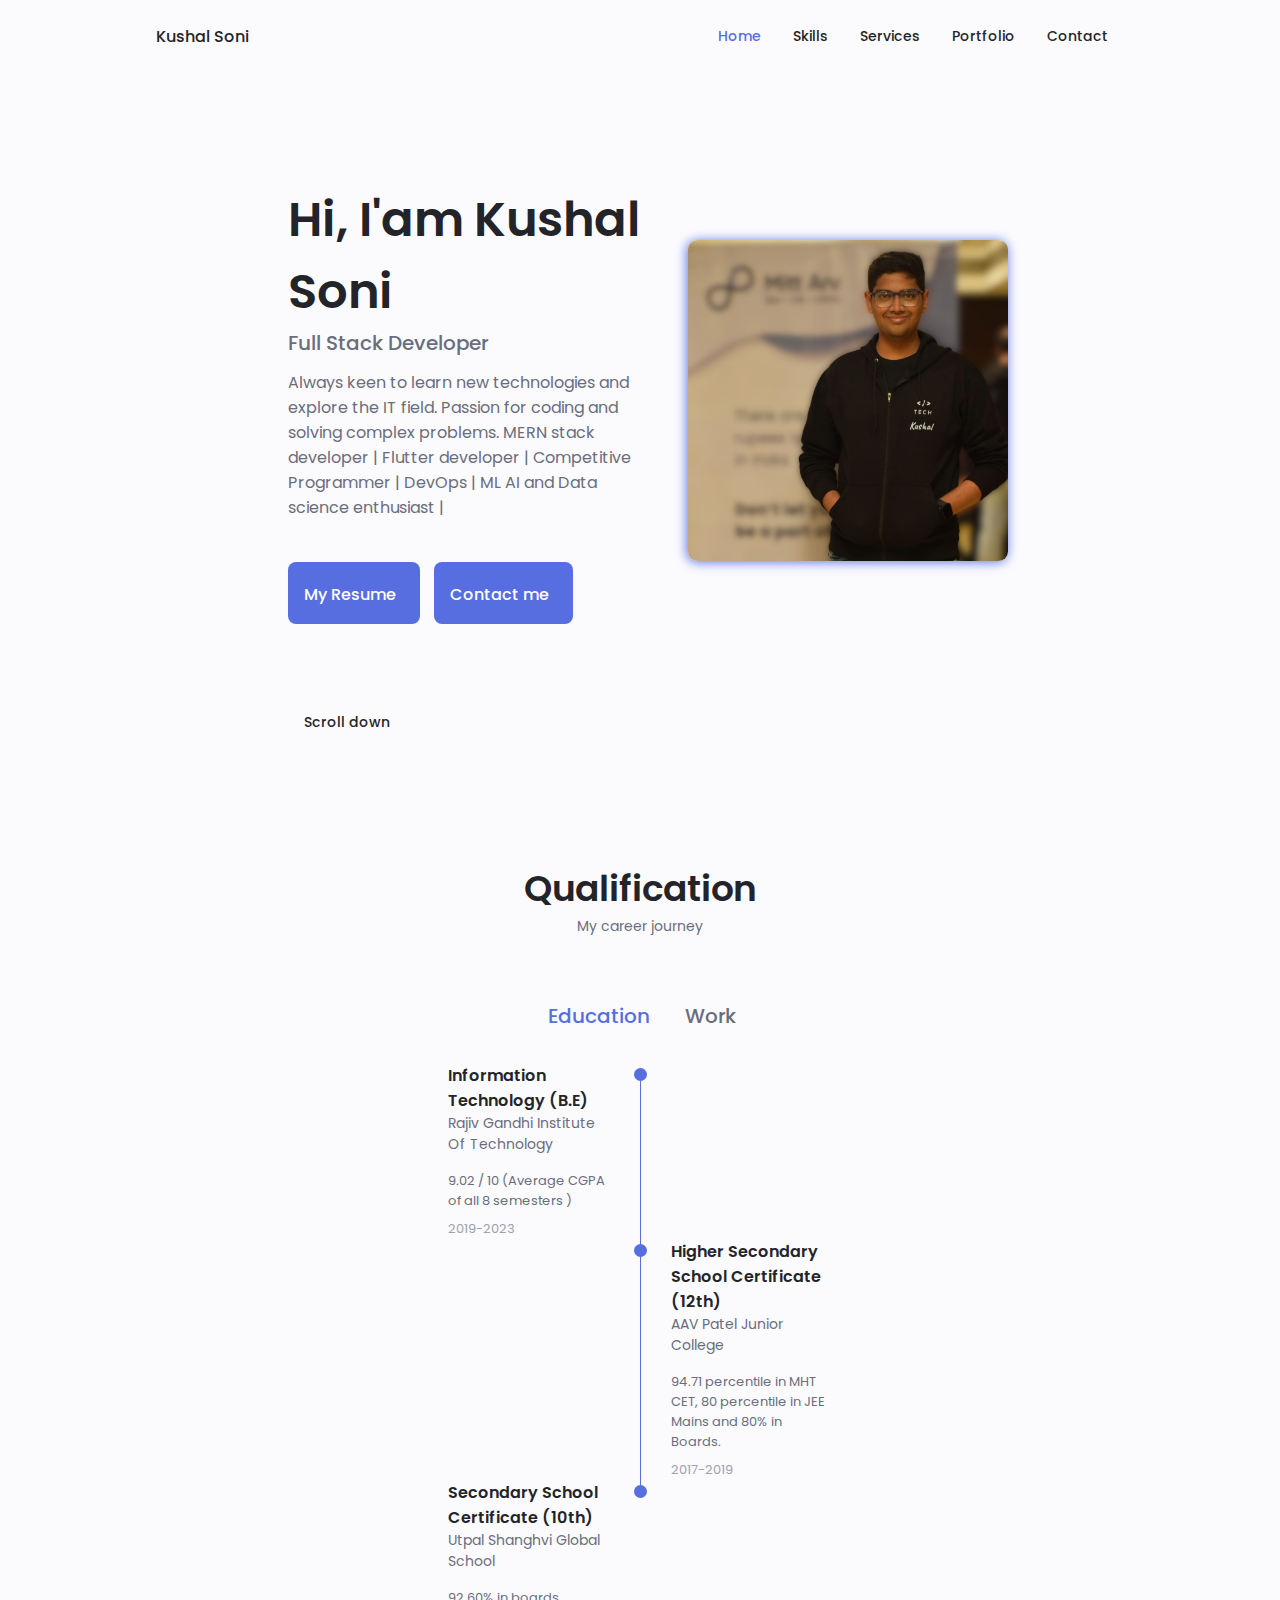
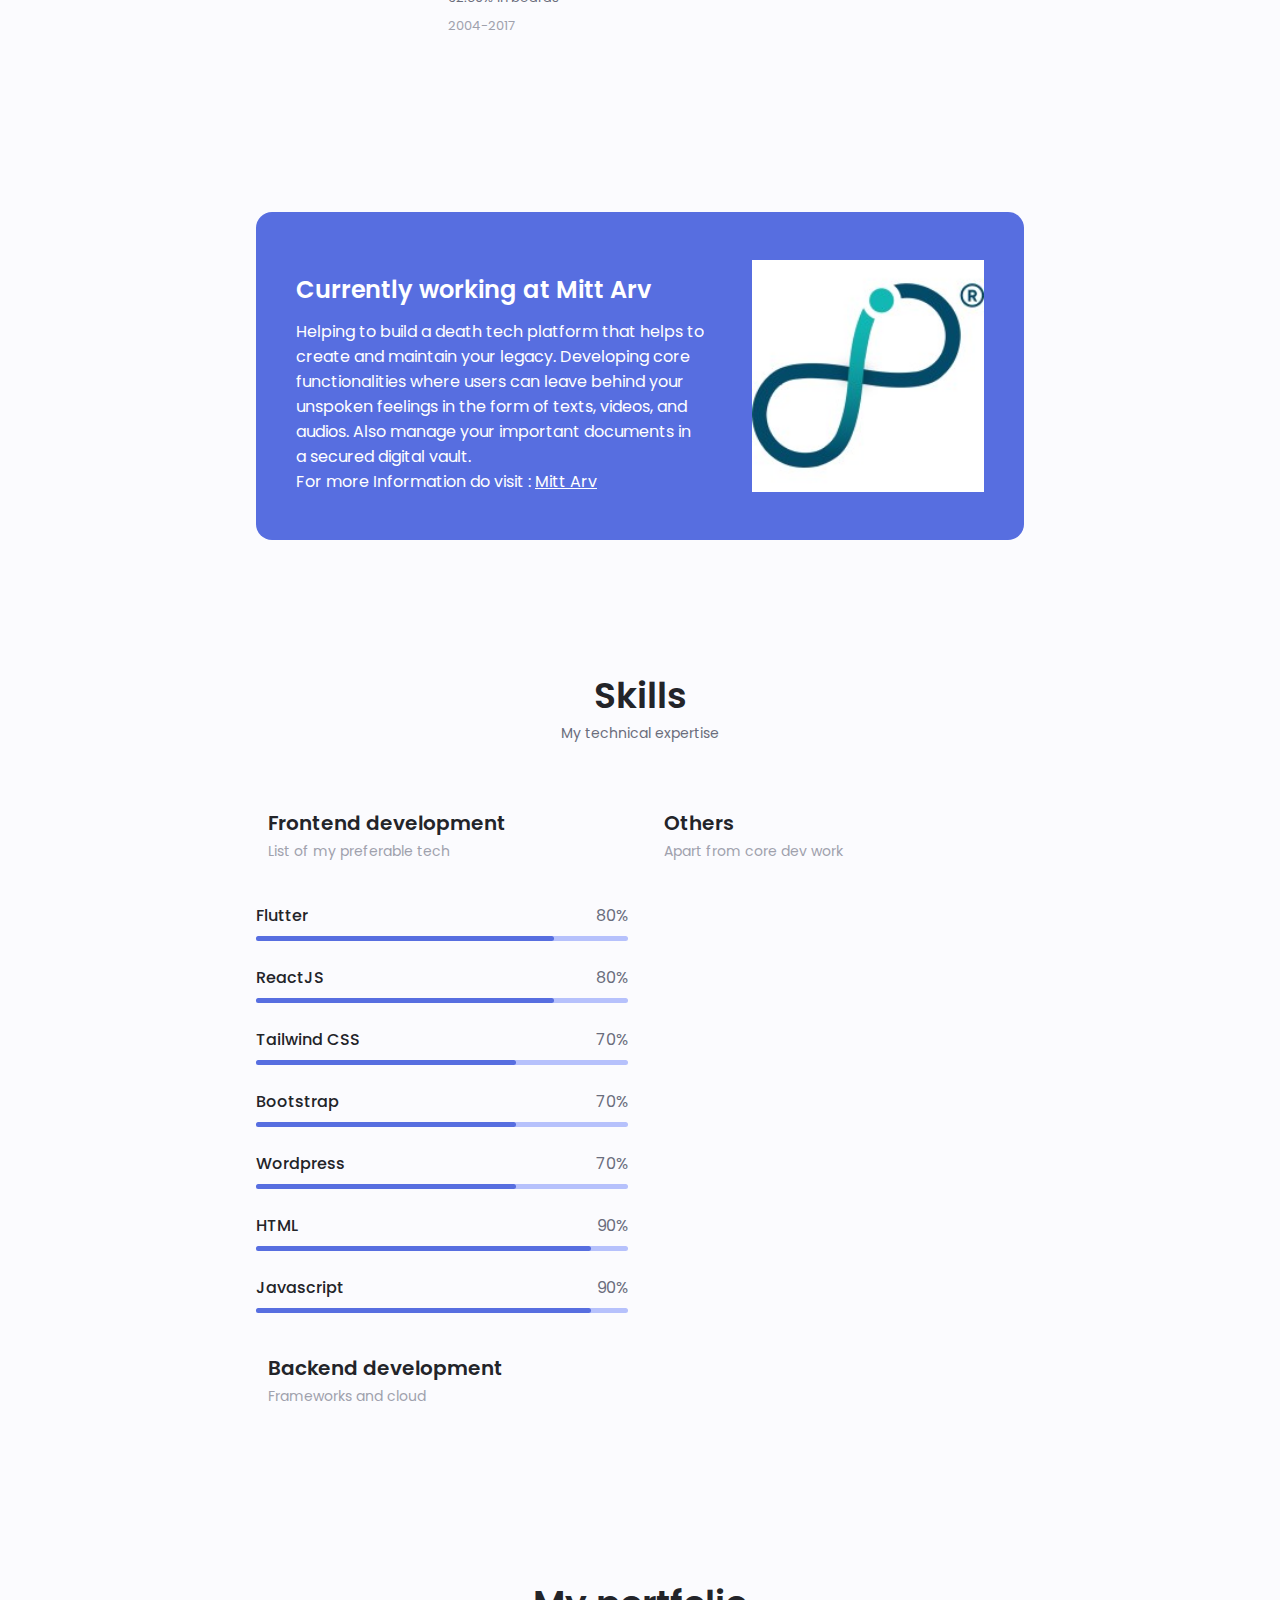
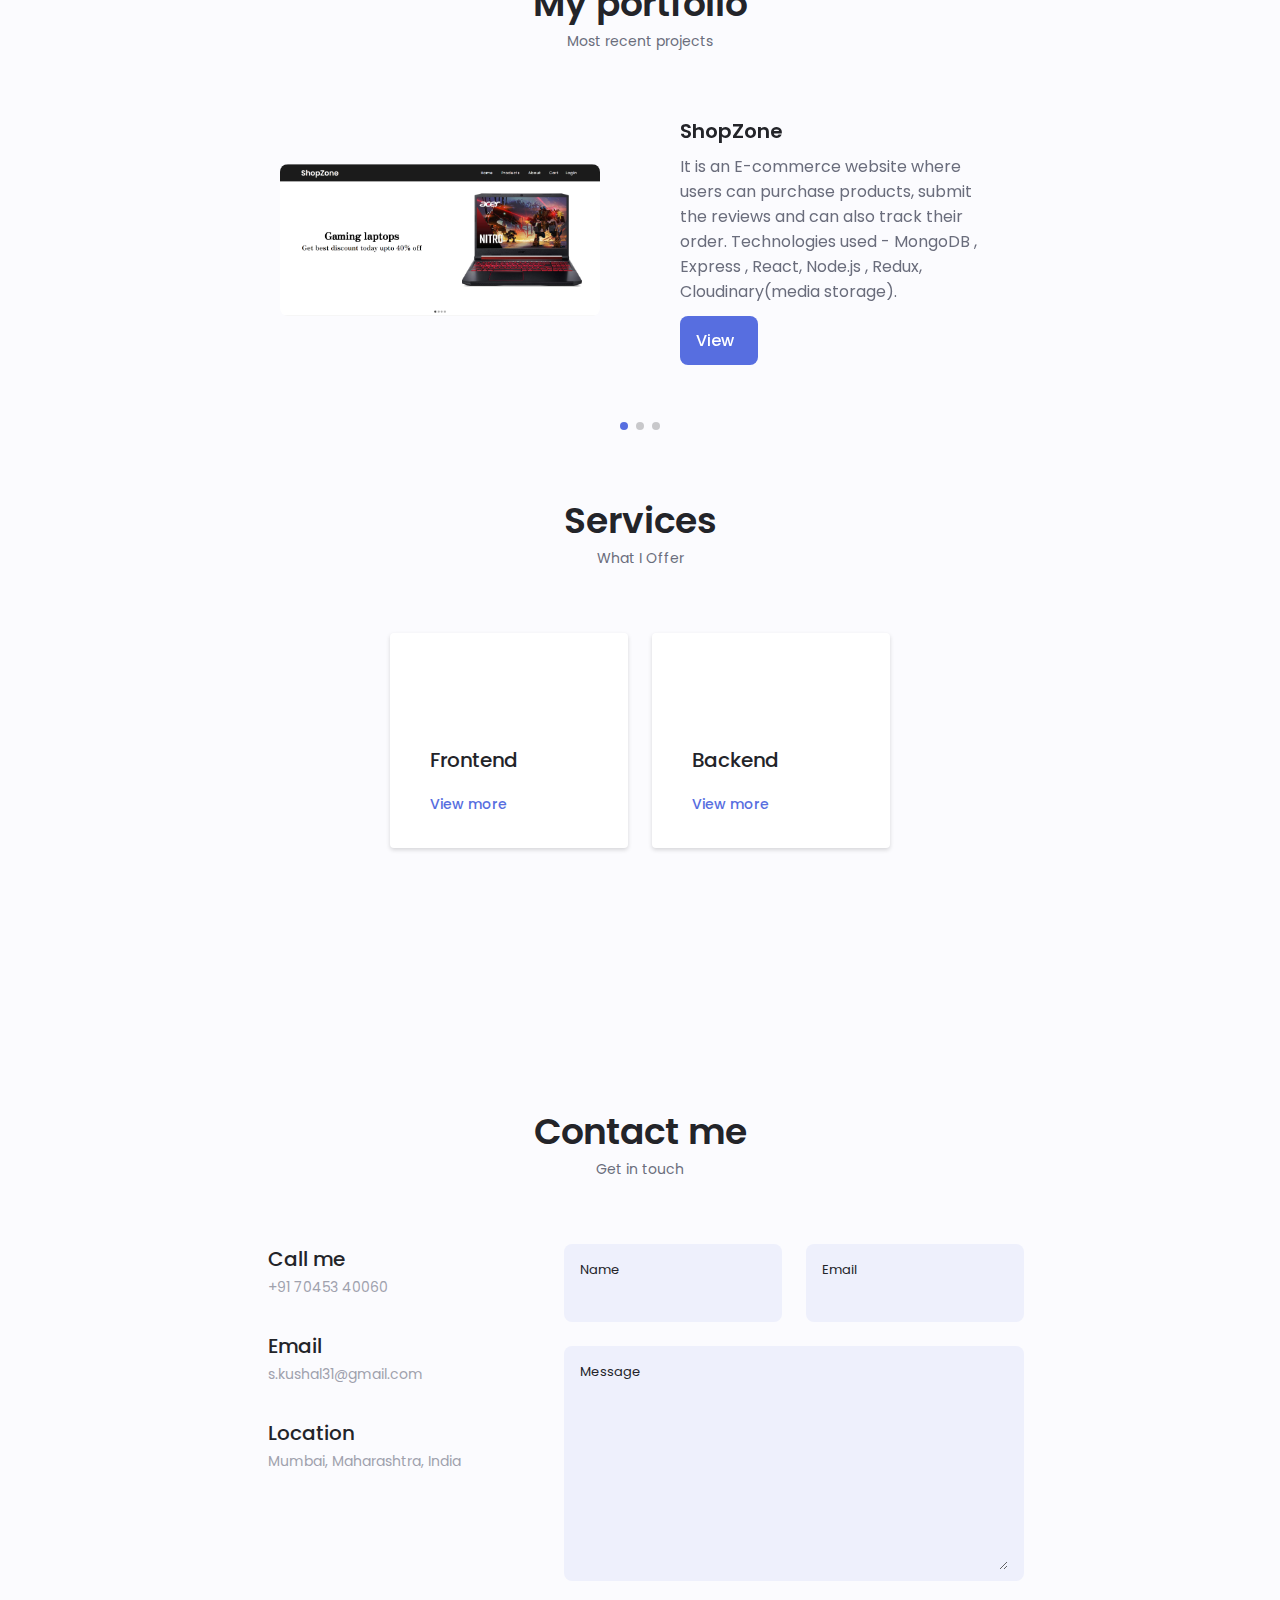
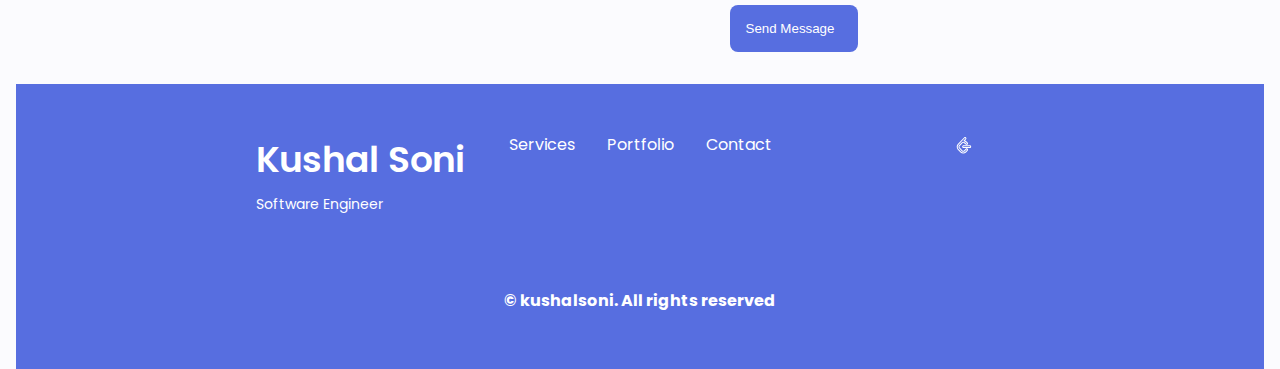
<file: index.html>
<!DOCTYPE html>
<html lang="en">

<head>
    <meta charset="UTF-8">
    <meta name="viewport" content="width=device-width, initial-scale=1.0">

    <!--==================== UNICONS ====================-->

    <link rel="icon" href="assets/img/kushal1.png">

    <link rel="stylesheet" href="https://unicons.iconscout.com/release/v4.0.0/css/line.css">

    <!--==================== SWIPER CSS ====================-->
    <link rel="stylesheet" href="assets/css/swiper-bundle.min.css">

    <!--==================== CSS ====================-->
    <link rel="stylesheet" href="assets/css/styles.css">

    <title>Kushal Soni | Portfolio</title>
</head>

<body>
    <!--==================== HEADER ====================-->
    <header class="header" id="header">
        <nav class="nav container">
            <a href="#" class="nav__logo">Kushal Soni</a>

            <div class="nav__menu" id="nav-menu">
                <ul class="nav__list grid">
                    <li class="nav__item">
                        <a href="#home" class="nav__link active-link">
                            <i class="uil uil-estate nav__icon"></i> Home
                        </a>
                    </li>
                    <!-- <li class="nav__item">
                        <a href="#about" class="nav__link">
                            <i class="uil uil-user nav__icon"></i> About
                        </a>
                    </li> -->
                    <li class="nav__item">
                        <a href="#skills" class="nav__link">
                            <i class="uil uil-file-alt nav__icon"></i> Skills
                        </a>
                    </li>
                    <li class="nav__item">
                        <a href="#services" class="nav__link">
                            <i class="uil uil-briefcase nav__icon"></i> Services
                        </a>
                    </li>
                    <li class="nav__item">
                        <a href="#portfolio" class="nav__link">
                            <i class="uil uil-scenery nav__icon"></i> Portfolio
                        </a>
                    </li>
                    <li class="nav__item">
                        <a href="#contact" class="nav__link">
                            <i class="uil uil-message nav__icon"></i> Contact
                        </a>
                    </li>
                </ul>
                <i class="uil uil-times nav__close" id="nav-close"></i>
            </div>

            <div class="nav__btns">
                <!-- Theme change button -->
                <i class="uil uil-moon change-theme" id="theme-button"></i>
                <div class="nav__toggle" id="nav-toggle">
                    <i class="uil uil-apps"></i>
                </div>
            </div>
        </nav>
    </header>

    <!--==================== MAIN ====================-->
    <main class="main">
        <!--==================== HOME ====================-->
        <section class="home section" id="home">
            <div class="home__container container grid">
                <div class="home__content grid">
                    <div class="home__social">
                        <a href="https://www.linkedin.com/in/kushal-soni" class="home__social__icon" target="_blank">
                            <i class="uil uil-linkedin"></i>
                        </a>
                        <a href="https://github.com/KUSHAL-31" class="home__social__icon" target="_blank">
                            <i class="uil uil-github"></i>
                        </a>
                        <a href="https://leetcode.com/Kushal_31/" class="home__social__icon" target="_blank">
                            <svg class="home__svg__icon" xmlns="http://www.w3.org/2000/svg"
                                enable-background="new 0 0 24 24" viewBox="0 0 24 24" id="leetcode">
                                <path
                                    d="M20.1,16.007h-9.187c-1.047,0-1.899-0.897-1.899-2s0.853-2,1.899-2H20.1c1.048,0,1.9,0.897,1.9,2S21.147,16.007,20.1,16.007z M10.913,13.507c-0.217,0-0.399,0.229-0.399,0.5s0.183,0.5,0.399,0.5H20.1c0.217,0,0.4-0.229,0.4-0.5s-0.184-0.5-0.4-0.5H10.913z">
                                </path>
                                <path
                                    d="M10.538,24c-1.621,0-3.011-0.55-4.021-1.589l-3.949-4.09C1.557,17.278,1,15.803,1,14.167c0-1.61,0.557-3.072,1.568-4.117l9.174-9.47C12.104,0.206,12.592,0,13.113,0c0,0,0,0,0.001,0c0.54,0,1.049,0.218,1.434,0.614c0.766,0.792,0.78,2.061,0.032,2.828l-1.443,1.511C13.549,5.18,13.985,5.5,14.511,5.95l2.361,1.963c0.804,0.824,0.788,2.093,0.024,2.882c-0.386,0.397-0.895,0.615-1.435,0.615c-0.001,0-0.001,0-0.002,0c-0.521,0-1.007-0.207-1.367-0.581l-2.377-1.876c-0.668-0.497-0.783-0.534-1.19-0.534c-0.422,0-0.803,0.159-1.164,0.486l-3.886,4.069c-0.282,0.291-0.43,0.702-0.43,1.191c0,0.498,0.155,0.945,0.427,1.226l3.937,4.091c0.251,0.26,0.627,0.392,1.116,0.392c0.49,0,0.866-0.132,1.116-0.392l2.461-2.454c0.351-0.363,0.836-0.569,1.357-0.57c0,0,0.001,0,0.002,0c0.539,0,1.049,0.219,1.434,0.616c0.765,0.79,0.78,2.058,0.034,2.825l-2.365,2.469C13.542,23.422,12.113,24,10.538,24z M13.113,1.5c-0.079,0-0.194,0.021-0.294,0.124l-9.173,9.469C2.907,11.856,2.5,12.948,2.5,14.167c0,1.244,0.407,2.349,1.146,3.11c0.001,0.001,0.001,0.001,0.001,0.002l3.948,4.089c0.72,0.74,1.737,1.132,2.943,1.132c1.183,0,2.202-0.405,2.946-1.173l2.365-2.469c0.188-0.193,0.172-0.531-0.032-0.741c-0.1-0.103-0.226-0.159-0.356-0.159l0,0c-0.078,0-0.192,0.021-0.29,0.122l-2.46,2.454c-0.526,0.546-1.285,0.84-2.186,0.84c-0.898,0-1.658-0.294-2.195-0.85l-3.937-4.091c-0.546-0.565-0.848-1.371-0.848-2.268c0-0.874,0.302-1.667,0.849-2.231l3.921-4.104c0.67-0.609,1.421-0.912,2.21-0.912c0.878,0,1.315,0.258,2.104,0.845l2.468,1.957c0.172,0.168,0.285,0.189,0.364,0.189l0,0c0.131,0,0.258-0.057,0.357-0.159c0.202-0.21,0.219-0.549,0.034-0.739l-2.311-1.915c-1.026-0.881-1.474-1.02-1.844-1.086c-0.271-0.05-0.51-0.247-0.595-0.51c-0.086-0.263-0.036-0.554,0.155-0.753l2.241-2.347c0.189-0.195,0.173-0.533-0.03-0.743C13.372,1.557,13.245,1.5,13.113,1.5z">
                                </path>
                            </svg>
                        </a>
                    </div>

                    <div class="home__img">
                        <img src="assets/img/my_pic_2.jpeg" class="home__blob" alt="">
                    </div>
                    <div class="home__data">
                        <h1 class="home__title">Hi, I'am Kushal Soni</h1>
                        <h3 class="home__subtitle">Full Stack Developer</h3>
                        <p class="home__description">Always keen to learn new technologies and explore the IT field.
                            Passion for coding and solving complex problems. MERN
                            stack developer | Flutter developer | Competitive Programmer | DevOps | ML AI and Data
                            science enthusiast |</p>
                        <a href="https://drive.google.com/file/d/15yiPBd4BP987BdrbusTmRcuNUxid2mDm/view?usp=sharing"
                            target="_blank" class="button button buttom--flex home__button__1">
                            My Resume <i class="uil uil-eye button__icon"></i>
                        </a>
                        <a href="#contact" class="button button buttom--flex home__button__2">
                            Contact me <i class="uil uil-message button__icon"></i>
                        </a>
                    </div>
                </div>

                <div class="home__scroll">
                    <a href="#qualification" class="home__scroll__button button--flex">
                        <i class="uil uil-mouse-alt home__scroll__mouse"></i>
                        <span class="home__scroll__name">Scroll down</span>
                        <i class="uil uil-arrow-down home__scroll__arrow"></i>
                    </a>
                </div>
            </div>
        </section>

        <!--==================== ABOUT ====================-->
        <!-- <section class="about section" id="about">
            <h2 class="section__title">k31coding</h2>
            <span class="section__subtitle">A brief introduction</span>

            <p class="about__description about__start">Welcome to my freelancing world! I'm a software developer
                specializing
                in website and mobile app solutions. With expertise
                in MERN stack, Flutter and many other technologies, I offer frontend and backend development, cloud
                services and hosting solutions tailored to my clients' needs. My passion for coding and problem-solving
                drives me to stay up-to-date with the latest
                technologies and deliver fast, efficient, and scalable solutions.</p>

            <div class="about__container container grid">
                <div class="about__img">
                    <img src="assets/img/logo7.png" alt="company logo" id="about__img1">
                    <img src="assets/img/kushal4.jpg" alt="" class="about__img" id="about__img2">
                </div>
                <div class="about__data">
                    <p class="about__description"> As a solo developer, I offer a personal touch that larger
                        companies can't provide. I
                        work closely with my clients to understand their requirements and exceed their expectations,
                        delivering high-quality
                        applications on time and within budget. I can create dynamic and
                        responsive web
                        applications and cross-platform
                        mobile apps that are tailored to your specific needs. From design to development, I provide
                        end-to-end solutions that
                        are efficient, reliable, and scalable.</p>

                    <p class="about__description">
                        Let's work together to bring your website or mobile app idea to life. Contact me today to learn
                        more about my services
                        and how I can help you achieve your goals.
                    </p>

                    <div class="about__info">
                        <div>
                            <span class="about__info__title">01+</span>
                            <span class="about__info__name">Years <br> experience</span>
                        </div>
                        <div>
                            <span class="about__info__title">15+</span>
                            <span class="about__info__name">Completed <br> projects</span>
                        </div>
                        <div>
                            <span class="about__info__title">04</span>
                            <span class="about__info__name">Companies <br> worked</span>
                        </div>
                    </div>

                    <div class="about__buttons">
                        <a href="assets/pdf/resume.pdf" target="_blank" class="button button--flex">
                            Download CV <i class="uil uil-download-alt button__icon"></i>
                        </a>
                    </div>
                </div>
            </div>
        </section> -->

        <!--==================== QUALIFICATION ====================-->
        <section class="qualification section" id="qualification">
            <h2 class="section__title">Qualification</h2>
            <span class="section__subtitle">My career journey</span>

            <div class="qualification__container container">
                <div class="qualification__tabs">
                    <div class="qualification__button button--flex qualification__active" data-target='#education'>
                        <i class="uil uil-graduation-cap qualification__icon"></i>
                        Education
                    </div>
                    <div class="qualification__button button--flex" data-target='#work'>
                        <i class="uil uil-briefcase-alt qualification__icon"></i>
                        Work
                    </div>
                </div>

                <div class="qualification__sections">
                    <!-- ==========================Qualification content 1=================== -->
                    <div class="qualification__content qualification__active" data-content id="education">
                        <!-- ===================Qualification 1 ================-->
                        <div class="qualification__data">
                            <div>
                                <h3 class="qualification__title">Information Technology (B.E)</h3>
                                <span class="qualification__subtitle">Rajiv Gandhi Institute Of Technology</span>
                                <p class="qualification__brief">9.02 / 10 (Average CGPA of all 8 semesters )</p>
                                <div class="qualification__calendar">
                                    <i class="uil uil-calendar-alt"></i>
                                    2019-2023
                                </div>
                            </div>

                            <div>
                                <span class="qualification__rounder"></span>
                                <span class="qualification__line"></span>
                            </div>
                        </div>

                        <!--============= Qualification 2 ===========-->
                        <div class="qualification__data">
                            <div></div>
                            <div>
                                <span class="qualification__rounder"></span>
                                <span class="qualification__line"></span>
                            </div>
                            <div>
                                <h3 class="qualification__title">Higher Secondary School Certificate (12th)</h3>
                                <span class="qualification__subtitle">AAV Patel Junior College</span>
                                <p class="qualification__brief">94.71 percentile in MHT CET, 80 percentile in JEE Mains
                                    and 80% in Boards.</p>
                                <div class="qualification__calendar">
                                    <i class="uil uil-calendar-alt"></i>
                                    2017-2019
                                </div>
                            </div>
                        </div>

                        <!--============= Qualification 3=============== -->
                        <div class="qualification__data">
                            <div>
                                <h3 class="qualification__title">Secondary School Certificate (10th)</h3>
                                <span class="qualification__subtitle">Utpal Shanghvi Global School</span>
                                <p class="qualification__brief">92.60% in boards</p>
                                <div class="qualification__calendar">
                                    <i class="uil uil-calendar-alt"></i>
                                    2004-2017
                                </div>
                            </div>

                            <div>
                                <span class="qualification__rounder"></span>
                                <!-- <span class="qualification__line"></span> -->
                            </div>
                        </div>

                    </div>
                    <!-- ==========================Qualification content 2 =================== -->
                    <div class="qualification__content" data-content id="work">

                        <!-- ===================Qualification 1 ================-->

                        <div class="qualification__data__exp">
                            <div></div>
                            <div>
                                <span class="qualification__rounder"></span>
                                <span class="qualification__line"></span>
                            </div>
                            <div>
                                <h3 class="qualification__title">Software Engineer</h3>
                                <span class="qualification__subtitle">Mitt Arv</span>
                                <p class="qualification__brief">Engineered responsive UIs with ReactJS and Flutter;
                                    utilized industry standard packages for efficient state management;
                                    integrated REST APIs. Developed key features, including a Google Drive-like
                                    collaboration, push notifications, a referral system, and a tool management system
                                    for dynamic content handling. Enhanced performance of apps and APIs, optimized
                                    databases with Node.js,
                                    Express, and Sequelize ORM; conducted
                                    code reviews, led a team of 10 developers, and managed production releases and
                                    deployments for high-quality, scalable
                                    applications.</p>
                                <div class="qualification__calendar">
                                    <i class="uil uil-calendar-alt"></i>
                                    July 2023 - Present
                                </div>
                            </div>
                        </div>

                        <!-- ===================Qualification 2 ================-->
                        <div class="qualification__data__exp">
                            <div>
                                <h3 class="qualification__title">Software Engineering Intern <a
                                        href="https://drive.google.com/file/d/1qT-dMyHI4rVSZS7FYoRYQ9nB-i5LkeYJ/view?usp=sharing"
                                        target="_blank"><i class="uil uil-paperclip certificate__icon"></i></a></h3>
                                <span class="qualification__subtitle">Mitt Arv</span>
                                <p class="qualification__brief">Implemented comprehensive features in both web and
                                    mobile apps, including various authentication methods, in-app notifications, and
                                    full CRUD operations for Emotional Will and
                                    Asset Vault. Developed a referral
                                    feature, reusable components for consistent styling. Designed and developed REST
                                    APIs with Node.js and
                                    Express for robust data management, including schema
                                    brainstorming and CRUD operations. Enhanced app performance by identifying
                                    bottlenecks and implementing best practices in code maintainability and data
                                    security.</p>
                                <div class="qualification__calendar">
                                    <i class="uil uil-calendar-alt"></i>
                                    April 2022 - June 2023
                                </div>
                            </div>

                            <div>
                                <span class="qualification__rounder"></span>
                                <span class="qualification__line"></span>
                            </div>
                        </div>

                        <!--============= Qualification 3 ===========-->
                        <div class="qualification__data__exp">
                            <div></div>
                            <div>
                                <span class="qualification__rounder"></span>
                                <span class="qualification__line"></span>
                            </div>
                            <div>
                                <h3 class="qualification__title">Web Developer Intern <a
                                        href="https://drive.google.com/file/d/1hHEL2s9rJVCJrcHuIdYH6tix3IMSgNvd/view?usp=sharing"
                                        target="_blank"><i class="uil uil-paperclip certificate__icon"></i></a></h3>
                                <span class="qualification__subtitle">Travel and Payments</span>
                                <p class="qualification__brief">Developed EJS templates for dynamic content rendering
                                    and CSS for styling fully responsive layouts to create an agency
                                    website. Displayed live events, blogs, and added pagination, filter, and sort
                                    functionality. Implemented APIs for the admin panel to manage website content,
                                    including sliders, posts, images, and
                                    web content. Designed schemas in MySQL for efficient content management and
                                    retrieval.</p>
                                <div class="qualification__calendar">
                                    <i class="uil uil-calendar-alt"></i>
                                    Jan 2022 - April 2022
                                </div>
                            </div>
                        </div>

                        <!--============= Qualification 4 =============== -->
                        <div class="qualification__data__exp">
                            <div>
                                <h3 class="qualification__title">Backend Developer Intern <a
                                        href="https://drive.google.com/file/d/1bu5aYfD6PxZN9WyJ0vI7P9P9ZVob39e_/view?usp=sharing"
                                        target="_blank"><i class="uil uil-paperclip certificate__icon"></i></a>
                                </h3>
                                <span class="qualification__subtitle">Youniv</span>
                                <p class="qualification__brief">Creating the backend for the website using firebase and
                                    integrating it with the frontend developed using Next.js.
                                    Implementing advance functionalities like surveys, company announcement, job
                                    posting, student posts, company searching,
                                    user achievements and leaderboard etc.</p>
                                <div class="qualification__calendar">
                                    <i class="uil uil-calendar-alt"></i>
                                    Dec 2021 - Jan 2022
                                </div>
                            </div>

                            <div>
                                <span class="qualification__rounder"></span>
                                <span class="qualification__line"></span>
                            </div>
                        </div>
                    </div>
                </div>
            </div>
        </section>

        <!--==================== PROJECT IN MIND ====================-->
        <section class="project section">
            <div class="project__bg">
                <div class="project__container container grid">
                    <div class="project__data">
                        <h2 class="project__title">Currently working at Mitt Arv</h2>
                        <p class="project__description">
                            Helping to build a death tech platform that helps to create and maintain your legacy.
                            Developing core
                            functionalities where users can leave behind your unspoken feelings in the form of texts,
                            videos, and audios. Also manage your important documents in a secured digital vault.<br />
                            For more Information do visit : <a href="https://www.mittarv.com" target="_blank"
                                style="color: #fff;text-decoration: underline;">Mitt Arv</a>
                        </p>
                        <!-- <a href="#contact" class="button button--flex button--white">
                                            Contact me
                                            <i class="uil uil-message project__icon button__icon"></i>
                                        </a> -->
                    </div>
                    <img src="assets/img/mittarv_logo.jpg" alt="company logo" class="project__img">

                </div>
            </div>
        </section>

        <!--==================== SKILLS ====================-->
        <section class="skills section" id="skills">
            <h2 class="section__title">Skills</h2>
            <span class="section__subtitle">My technical expertise</span>

            <div class="skills__container container grid">
                <div>
                    <!-- skills 1  -->
                    <div class="skills__content skills__open">
                        <div class="skills__header">
                            <i class="uil uil-brackets-curly skills__icon"></i>
                            <div>
                                <h1 class="skills__title">Frontend development</h1>
                                <span class="skills__subtitle">
                                    List of my preferable
                                    tech
                                </span>
                            </div>
                            <i class="uil uil-angle-down skills__arrow"></i>
                        </div>
                        <div class="skills__list grid">
                            <div class="skills__data">
                                <div class="skills__titles">
                                    <h3 class="skills__name">Flutter</h3>
                                    <span class="skills__number">80%</span>
                                </div>
                                <div class="skills__bar">
                                    <span class="skills__percentage skills__flutter"></span>
                                </div>
                            </div>
                            <div class="skills__data">
                                <div class="skills__titles">
                                    <h3 class="skills__name">ReactJS</h3>
                                    <span class="skills__number">80%</span>
                                </div>
                                <div class="skills__bar">
                                    <span class="skills__percentage skills__react"></span>
                                </div>
                            </div>

                            <div class="skills__data">
                                <div class="skills__titles">
                                    <h3 class="skills__name">Tailwind CSS</h3>
                                    <span class="skills__number">70%</span>
                                </div>
                                <div class="skills__bar">
                                    <span class="skills__percentage skills__tailcss"></span>
                                </div>
                            </div>
                            <div class="skills__data">
                                <div class="skills__titles">
                                    <h3 class="skills__name">Bootstrap</h3>
                                    <span class="skills__number">70%</span>
                                </div>
                                <div class="skills__bar">
                                    <span class="skills__percentage skills__btstrp"></span>
                                </div>
                            </div>
                            <div class="skills__data">
                                <div class="skills__titles">
                                    <h3 class="skills__name">Wordpress</h3>
                                    <span class="skills__number">70%</span>
                                </div>
                                <div class="skills__bar">
                                    <span class="skills__percentage skills__btstrp"></span>
                                </div>
                            </div>
                            <div class="skills__data">
                                <div class="skills__titles">
                                    <h3 class="skills__name">HTML</h3>
                                    <span class="skills__number">90%</span>
                                </div>
                                <div class="skills__bar">
                                    <span class="skills__percentage skills__html"></span>
                                </div>
                            </div>
                            <div class="skills__data">
                                <div class="skills__titles">
                                    <h3 class="skills__name">Javascript</h3>
                                    <span class="skills__number">90%</span>
                                </div>
                                <div class="skills__bar">
                                    <span class="skills__percentage skills__js"></span>
                                </div>
                            </div>
                        </div>
                    </div>
                    <!-- skills 2 -->
                    <div class="skills__content skills__close">
                        <div class="skills__header">
                            <i class="uil uil-server skills__icon"></i>
                            <div>
                                <h1 class="skills__title">Backend development</h1>
                                <span class="skills__subtitle">
                                    Frameworks and cloud
                                </span>
                            </div>
                            <i class="uil uil-angle-down skills__arrow"></i>
                        </div>
                        <div class="skills__list grid">
                            <div class="skills__data">
                                <div class="skills__titles">
                                    <h3 class="skills__name">NodeJS</h3>
                                    <span class="skills__number">90%</span>
                                </div>
                                <div class="skills__bar">
                                    <span class="skills__percentage skills__node"></span>
                                </div>
                            </div>
                            <div class="skills__data">
                                <div class="skills__titles">
                                    <h3 class="skills__name">ExpressJS</h3>
                                    <span class="skills__number">90%</span>
                                </div>
                                <div class="skills__bar">
                                    <span class="skills__percentage skills__node"></span>
                                </div>
                            </div>

                            <div class="skills__data">
                                <div class="skills__titles">
                                    <h3 class="skills__name">Google Cloud</h3>
                                    <span class="skills__number">60%</span>
                                </div>
                                <div class="skills__bar">
                                    <span class="skills__percentage skills__gcp"></span>
                                </div>
                            </div>

                            <div class="skills__data">
                                <div class="skills__titles">
                                    <h3 class="skills__name">Microsoft Azure</h3>
                                    <span class="skills__number">60%</span>
                                </div>
                                <div class="skills__bar">
                                    <span class="skills__percentage skills__azure"></span>
                                </div>
                            </div>

                            <div class="skills__data">
                                <div class="skills__titles">
                                    <h3 class="skills__name">Django</h3>
                                    <span class="skills__number">60%</span>
                                </div>
                                <div class="skills__bar">
                                    <span class="skills__percentage skills__django"></span>
                                </div>
                            </div>

                            <div class="skills__data">
                                <div class="skills__titles">
                                    <h3 class="skills__name">SQL databases</h3>
                                    <span class="skills__number">90%</span>
                                </div>
                                <div class="skills__bar">
                                    <span class="skills__percentage skills__sql"></span>
                                </div>
                            </div>

                            <div class="skills__data">
                                <div class="skills__titles">
                                    <h3 class="skills__name">MongoDB</h3>
                                    <span class="skills__number">70%</span>
                                </div>
                                <div class="skills__bar">
                                    <span class="skills__percentage skills__mongo"></span>
                                </div>
                            </div>

                        </div>
                    </div>
                </div>

                <div>
                    <!-- skills 3 -->
                    <div class="skills__content skills__close">
                        <div class="skills__header">
                            <i class="uil uil-swatchbook skills__icon"></i>
                            <div>
                                <h1 class="skills__title">Others</h1>
                                <span class="skills__subtitle">
                                    Apart from core dev work
                                </span>
                            </div>
                            <i class="uil uil-angle-down skills__arrow"></i>
                        </div>
                        <div class="skills__list grid">

                            <div class="skills__data">
                                <div class="skills__titles">
                                    <h3 class="skills__name">Data structures and algorithms</h3>
                                    <span class="skills__number">90%</span>
                                </div>
                                <div class="skills__bar">
                                    <span class="skills__percentage skills__dsa"></span>
                                </div>
                            </div>

                            <div class="skills__data">
                                <div class="skills__titles">
                                    <h3 class="skills__name">JIRA management</h3>
                                    <span class="skills__number">80%</span>
                                </div>
                                <div class="skills__bar">
                                    <span class="skills__percentage skills__jira"></span>
                                </div>
                            </div>

                            <div class="skills__data">
                                <div class="skills__titles">
                                    <h3 class="skills__name">Notion</h3>
                                    <span class="skills__number">60%</span>
                                </div>
                                <div class="skills__bar">
                                    <span class="skills__percentage skills__django"></span>
                                </div>
                            </div>
                        </div>
                    </div>
                </div>
            </div>
        </section>

        <!--==================== PORTFOLIO ====================-->
        <section class="portfolio section" id="portfolio">
            <h2 class="section__title">My portfolio</h2>
            <span class="section__subtitle">Most recent projects</span>

            <div class="portfolio__container container swiper-container">
                <div class="swiper-wrapper">
                    <!--==================== Project 1 ====================-->
                    <div class="portfolio__content grid swiper-slide">
                        <img src="assets/img/shopzone.png" alt="project 1" class="portfolio__img">
                        <div class="portfolio__data">
                            <h3 class="portfolio__title">ShopZone</h3>
                            <p class="portfolio__description">It is an E-commerce website where users can purchase
                                products, submit the reviews and can also track their order.
                                Technologies used - MongoDB , Express , React, Node.js , Redux,
                                Cloudinary(media storage).
                            </p>
                            <a href="https://github.com/KUSHAL-31/shopzone" target="_blank"
                                class="button button--flex button--small portfolio__button">View
                                <i class="uil uil-arrow-right button__icon"></i>
                            </a>
                        </div>
                    </div>
                    <!--==================== Project 2 ====================-->
                    <div class="portfolio__content grid swiper-slide">
                        <img src="assets/img/connectify.png" alt="project 1" class="portfolio__img">
                        <div class="portfolio__data">
                            <h3 class="portfolio__title">Connectify</h3>
                            <p class="portfolio__description">A social media website where users can upload their posts
                                and
                                can chat with their friends.
                                Technologies used - MongoDB , Express , React, Node.js , Redux,
                                Firebase(media storage).
                            </p>
                            <a href="https://github.com/KUSHAL-31/Connectify" target="_blank"
                                class="button button--flex button--small portfolio__button">View
                                <i class="uil uil-arrow-right button__icon"></i>
                            </a>
                        </div>
                    </div>
                    <!--==================== Project 3 ====================-->
                    <div class="portfolio__content grid swiper-slide">
                        <img src="assets/img/newsbuzz_mobile.png" alt="project 1" class="portfolio__img">
                        <div class="portfolio__data">
                            <h3 class="portfolio__title">NewsBuzz App</h3>
                            <p class="portfolio__description">A cross platform news app where users
                                can read
                                variety of news and get options for selecting the type of news they
                                are interested in.
                                Technologies used : Flutter and NewsAPI for fetching the live data.</p>
                            <a href="https://github.com/KUSHAL-31/NewsBuzzApp" target="_blank"
                                class="button button--flex button--small portfolio__button">View
                                <i class="uil uil-arrow-right button__icon"></i>
                            </a>
                        </div>
                    </div>
                </div>

                <div class="swiper-button-next">
                    <i class="uil uil-angle-right-b swiper-portfolio-icon"></i>
                </div>
                <div class="swiper-button-prev">
                    <i class="uil uil-angle-left-b swiper-portfolio-icon"></i>
                </div>
                <div class="swiper-pagination"></div>
            </div>
        </section>

        <!--==================== SERVICES ====================-->
        <section class="services section" id="services">
            <h2 class="section__title">Services</h2>
            <span class="section__subtitle">What I Offer</span>
            <div class="services__container container grid">
                <!-- ====================== Services 1 ======================= -->
                <div class="services__content">
                    <div>
                        <i class="uil uil-web-grid services__icon"></i>
                        <h3 class="services__title">Frontend</h3>
                    </div>

                    <span class="button button--flex button--small button--link services__button">
                        View more
                        <i class="uil uil-arrow-right button__icon"></i>
                    </span>

                    <div class="services__modal">
                        <div class="services__modal__content">
                            <h4 class="services__modal__title">Frontend</h4>
                            <i class="uil uil-times services__modal__close"></i>
                            <ul class="services__modal__services grid">
                                <li class="services__modal__service">
                                    <i class="uil uil-check-circle services__modal__icon"></i>
                                    <p>I can develop the frontend for your website in React or HTML with any CSS
                                        framework</p>
                                </li>
                                <li class="services__modal__service">
                                    <i class="uil uil-check-circle services__modal__icon"></i>
                                    <p>I can develop mobile application frontend in Flutter along with proper state
                                        management</p>
                                </li>
                                <li class="services__modal__service">
                                    <i class="uil uil-check-circle services__modal__icon"></i>
                                    <p>I can develop your website in WordPress with good UI</p>
                                </li>
                            </ul>
                        </div>
                    </div>
                </div>
                <!-- ====================== Services 2 ======================= -->
                <div class="services__content">
                    <div>
                        <i class="uil uil-database services__icon"></i>
                        <h3 class="services__title">Backend</h3>
                    </div>

                    <span class="button button--flex button--small button--link services__button">
                        View more
                        <i class="uil uil-arrow-right button__icon"></i>
                    </span>

                    <div class="services__modal">
                        <div class="services__modal__content">
                            <h4 class="services__modal__title">Backend</h4>
                            <i class="uil uil-times services__modal__close"></i>
                            <ul class="services__modal__services grid">
                                <li class="services__modal__service">
                                    <i class="uil uil-check-circle services__modal__icon"></i>
                                    <p>I can develop REST APIs for your application in NodeJS and ExpressJS, Django</p>
                                </li>
                                <li class="services__modal__service">
                                    <i class="uil uil-check-circle services__modal__icon"></i>
                                    <p>I can design the efficient database schema for your application</p>
                                </li>
                                <li class="services__modal__service">
                                    <i class="uil uil-check-circle services__modal__icon"></i>
                                    <p>I can help you to deploy database and media storage services on cloud platforms
                                        like
                                        GCP, Azure.</p>
                                </li>
                            </ul>
                        </div>
                    </div>
                </div>

                <!-- ====================== Services 3 ======================= -->

                <!-- <div class="services__content">
                    <div>
                        <i class="uil uil-web-grid services__icon"></i>
                        <h3 class="services__title">Frontend UI</h3>
                    </div>

                    <span class="button button--flex button--small button--link services__button">
                        View more
                        <i class="uil uil-arrow-right button__icon"></i>
                    </span>

                    <div class="services__modal">
                        <div class="services__modal__content">
                            <h4 class="services__modal__title">Frontend UI</h4>
                            <i class="uil uil-times services__modal__close"></i>
                            <ul class="services__modal__services grid">
                                <li class="services__modal__service">
                                    <i class="uil uil-check-circle services__modal__icon"></i>
                                    <p>I can develop the frontend for your website</p>
                                </li>
                                <li class="services__modal__service">
                                    <i class="uil uil-check-circle services__modal__icon"></i>
                                    <p>I can develop mobile application frontend in Flutter</p>
                                </li>
                                <li class="services__modal__service">
                                    <i class="uil uil-check-circle services__modal__icon"></i>
                                    <p>I can develop your website in WordPress</p>
                                </li>
                            </ul>
                        </div>
                    </div>
                </div> -->
            </div>
        </section>

        <!--==================== Reviews ====================-->
        <section class="review section">

        </section>

        <!--==================== CONTACT ME ====================-->
        <section class="contact section" id="contact">
            <h2 class="section__title">Contact me</h2>
            <span class="section__subtitle">Get in touch</span>

            <div class="contact__container container grid">
                <div>
                    <div class="contact__information">
                        <i class="uil uil-phone contact__icon"></i>
                        <div>
                            <h3 class="contact__title">Call me</h3>
                            <span class="contact__subtitle">
                                +91 70453 40060
                            </span>
                        </div>
                    </div>
                    <div class="contact__information">
                        <i class="uil uil-envelope contact__icon"></i>
                        <div>
                            <h3 class="contact__title">Email</h3>
                            <span class="contact__subtitle">
                                s.kushal31@gmail.com
                            </span>
                        </div>
                    </div>
                    <div class="contact__information">
                        <i class="uil uil-map-marker contact__icon"></i>
                        <div>
                            <h3 class="contact__title">Location</h3>
                            <span class="contact__subtitle">
                                Mumbai, Maharashtra, India
                            </span>
                        </div>
                    </div>
                </div>

                <form action="https://formspree.io/f/mrgvanek" method="post" class="contact__form grid">
                    <div class="contact__inputs grid">
                        <div class="contact__content">
                            <label for="name" class="contact__label">Name</label>
                            <input type="text" name="name" class="contact__input" required>
                        </div>
                        <div class="contact__content">
                            <label for="email" class="contact__label">Email</label>
                            <input type="email" name="email" class="contact__input" required>
                        </div>
                    </div>
                    <div class="contact__content">
                        <label for="message" class="contact__label">Message</label>
                        <textarea name="message" id="" cols="0" rows="7" class="contact__input" required></textarea>
                    </div>
                    <div class="send__container">
                        <button type="submit" class="button button--flex">
                            Send Message
                            <i class="uil uil-chat button__icon"></i>
                        </button>
                    </div>
                </form>
            </div>
        </section>
    </main>

    <!--==================== FOOTER ====================-->
    <footer class="footer">
        <div class="footer__bg">
            <div class="footer__container container grid">
                <div>
                    <h1 class="footer__title">Kushal Soni</h1>
                    <span class="footer__subtitle">Software Engineer</span>
                </div>

                <ul class="footer__links">
                    <li>
                        <a href="#services" class="footer__link">Services</a>
                    </li>
                    <li>
                        <a href="#portfolio" class="footer__link">Portfolio</a>
                    </li>
                    <li>
                        <a href="#contact" class="footer__link">Contact</a>
                    </li>
                </ul>

                <div class="footer__socials">
                    <a href="https://www.linkedin.com/in/kushal-soni" target="_blank" class="footer__social">
                        <i class="uil uil-linkedin footer__icon"></i>
                    </a>
                    <a href="https://github.com/KUSHAL-31" target="_blank" class="footer__social">
                        <i class="uil uil-github footer__icon"></i>
                    </a>
                    <a href="https://leetcode.com/Kushal_31/" target="_blank" class="footer__social">
                        <svg class="footer__svg__icon" xmlns="http://www.w3.org/2000/svg"
                            enable-background="new 0 0 29 24" viewBox="0 0 29 24" id="leetcode">
                            <path
                                d="M20.1,16.007h-9.187c-1.047,0-1.899-0.897-1.899-2s0.853-2,1.899-2H20.1c1.048,0,1.9,0.897,1.9,2S21.147,16.007,20.1,16.007z M10.913,13.507c-0.217,0-0.399,0.229-0.399,0.5s0.183,0.5,0.399,0.5H20.1c0.217,0,0.4-0.229,0.4-0.5s-0.184-0.5-0.4-0.5H10.913z">
                            </path>
                            <path
                                d="M10.538,24c-1.621,0-3.011-0.55-4.021-1.589l-3.949-4.09C1.557,17.278,1,15.803,1,14.167c0-1.61,0.557-3.072,1.568-4.117l9.174-9.47C12.104,0.206,12.592,0,13.113,0c0,0,0,0,0.001,0c0.54,0,1.049,0.218,1.434,0.614c0.766,0.792,0.78,2.061,0.032,2.828l-1.443,1.511C13.549,5.18,13.985,5.5,14.511,5.95l2.361,1.963c0.804,0.824,0.788,2.093,0.024,2.882c-0.386,0.397-0.895,0.615-1.435,0.615c-0.001,0-0.001,0-0.002,0c-0.521,0-1.007-0.207-1.367-0.581l-2.377-1.876c-0.668-0.497-0.783-0.534-1.19-0.534c-0.422,0-0.803,0.159-1.164,0.486l-3.886,4.069c-0.282,0.291-0.43,0.702-0.43,1.191c0,0.498,0.155,0.945,0.427,1.226l3.937,4.091c0.251,0.26,0.627,0.392,1.116,0.392c0.49,0,0.866-0.132,1.116-0.392l2.461-2.454c0.351-0.363,0.836-0.569,1.357-0.57c0,0,0.001,0,0.002,0c0.539,0,1.049,0.219,1.434,0.616c0.765,0.79,0.78,2.058,0.034,2.825l-2.365,2.469C13.542,23.422,12.113,24,10.538,24z M13.113,1.5c-0.079,0-0.194,0.021-0.294,0.124l-9.173,9.469C2.907,11.856,2.5,12.948,2.5,14.167c0,1.244,0.407,2.349,1.146,3.11c0.001,0.001,0.001,0.001,0.001,0.002l3.948,4.089c0.72,0.74,1.737,1.132,2.943,1.132c1.183,0,2.202-0.405,2.946-1.173l2.365-2.469c0.188-0.193,0.172-0.531-0.032-0.741c-0.1-0.103-0.226-0.159-0.356-0.159l0,0c-0.078,0-0.192,0.021-0.29,0.122l-2.46,2.454c-0.526,0.546-1.285,0.84-2.186,0.84c-0.898,0-1.658-0.294-2.195-0.85l-3.937-4.091c-0.546-0.565-0.848-1.371-0.848-2.268c0-0.874,0.302-1.667,0.849-2.231l3.921-4.104c0.67-0.609,1.421-0.912,2.21-0.912c0.878,0,1.315,0.258,2.104,0.845l2.468,1.957c0.172,0.168,0.285,0.189,0.364,0.189l0,0c0.131,0,0.258-0.057,0.357-0.159c0.202-0.21,0.219-0.549,0.034-0.739l-2.311-1.915c-1.026-0.881-1.474-1.02-1.844-1.086c-0.271-0.05-0.51-0.247-0.595-0.51c-0.086-0.263-0.036-0.554,0.155-0.753l2.241-2.347c0.189-0.195,0.173-0.533-0.03-0.743C13.372,1.557,13.245,1.5,13.113,1.5z">
                            </path>
                        </svg>
                    </a>
                    <a href="" class="footer__social">
                        <i class="uil uil-instagram footer__icon"></i>
                    </a>
                </div>
            </div>

            <p class="footer__copy">&#169; kushalsoni. All rights reserved</p>
        </div>
    </footer>

    <!--==================== SCROLL TOP ====================-->
    <a href="#" class="scrollup" id="scroll-up">
        <i class="uil uil-arrow-up scrollup__icon"></i>
    </a>

    <!--==================== SWIPER JS ====================-->
    <script src="assets/js/swiper-bundle.min.js"></script>

    <!--==================== MAIN JS ====================-->
    <script src="assets/js/main.js"></script>
</body>

</html>
</file>
<file: assets/css/styles.css>
/*==================== GOOGLE FONTS ====================*/
@import url('https://fonts.googleapis.com/css2?family=Poppins:wght@400;500;600&display=swap');

/*==================== VARIABLES CSS ====================*/
:root {
    --header-height: 3rem;

    /*========== Colors ==========*/
    /* Change favorite color */
    --hue-color: 230; /*Purple 250 - Green 142 - Blue 230 - Pink 340*/

    /* HSL color mode */
    --first-color: hsl(var(--hue-color), 69%, 61%);
    --first-color-second: hsl(var(--hue-color), 69%, 61%);
    --first-color-alt: hsl(var(--hue-color), 57%, 53%);
    --first-color-lighter: hsl(var(--hue-color), 92%, 85%);
    --title-color: hsl(var(--hue-color), 8%, 15%);
    --text-color: hsl(var(--hue-color), 8%, 45%);
    --text-color-light: hsl(var(--hue-color), 8%, 65%);
    --input-color: hsl(var(--hue-color), 70%, 96%);
    --body-color: hsl(var(--hue-color), 60%, 99%);
    --container-color: #fff;
    --scroll-bar-color: hsl(var(--hue-color), 12%, 90%);
    --scroll-thumb-color: hsl(var(--hue-color), 12%, 80%);

    /*========== Font and typography ==========*/
    --body-font: 'Poppins', sans-serif;

    /* .5rem = 8px, 1rem = 16px, 1.5rem = 24px ... */
    --big-font-size: 2rem;
    --h1-font-size: 1.5rem;
    --h2-font-size: 1.25rem;
    --h3-font-size: 1.125rem;
    --normal-font-size: .938rem;
    --small-font-size: .813rem;
    --smaller-font-size: .75rem;

    /*========== Font weight ==========*/
    --font-medium: 500;
    --font-semi-bold: 600;

    /*========== Margenes Bottom ==========*/
    /* .25rem = 4px, .5rem = 8px, .75rem = 12px ... */
    --mb-0-25: .25rem;
    --mb-0-5: .5rem;
    --mb-0-75: .75rem;
    --mb-1: 1rem;
    --mb-1-5: 1.5rem;
    --mb-2: 2rem;
    --mb-2-5: 2.5rem;
    --mb-3: 3rem;

    /*========== z index ==========*/
    --z-tooltip: 10;
    --z-fixed: 100;
    --z-modal: 1000;
}

/* Font size for large devices */
@media screen and (min-width: 968px) {
    :root {
        --big-font-size: 3rem;
        --h1-font-size: 2.25rem;
        --h2-font-size: 1.5rem;
        --h3-font-size: 1.25rem;
        --normal-font-size: 1rem;
        --small-font-size: .875rem;
        --smaller-font-size: .813rem;
    }
}

/*========== Variables Dark theme ==========*/

body.dark-theme{
        --first-color-second: hsl(var(--hue-color), 30%, 8%);
        --title-color: hsl(var(--hue-color), 8%, 95%);
        --text-color: hsl(var(--hue-color), 8%, 75%);
        --input-color: hsl(var(--hue-color), 29%, 16%);
        --body-color: hsl(var(--hue-color), 28%, 12%);
        --container-color: hsl(var(--hue-color), 29%, 16%);
        --scroll-bar-color: hsl(var(--hue-color), 12%, 48%);
        --scroll-thumb-color: hsl(var(--hue-color), 12%, 36%);
}


/*========== Button Dark/Light ==========*/

.nav__btns{
  display: flex;
  align-items: center;
}

.change-theme {
  font-size: 1.25em;
  color: var(--title-color);
  margin-right: var(--mb-1);
  cursor: pointer;
}

.change-theme:hover {
  color: var(--first-color);
}


/*==================== BASE ====================*/
* {
  box-sizing: border-box;
  padding: 0;
  margin: 0;
}

html {
  scroll-behavior: smooth;
}

body {
  margin: 0 0 var(--header-height) 0;
  font-family: var(--body-font);
  font-size: var(--normal-font-size);
  background-color: var(--body-color);
  color: var(--text-color);
}

h1, h2, h3, h4 {
  color: var(--title-color);
  font-weight: var(--font-semi-bold);
}

ul {
  list-style: none;
}

a {
  text-decoration: none;
}

img {
  max-width: 100%;
  height: auto;
}

/*==================== REUSABLE CSS CLASSES ====================*/
.section {
  padding: 2rem 0 4rem;
}

.section__title {
  font-size: var(--h1-font-size);
  color: var(--title-color);
}

.section__subtitle {
  display: block;
  font-size: var(--small-font-size);
  margin-bottom: var(--mb-3);
}

.section__title, 
.section__subtitle {
  text-align: center;
}

/*==================== LAYOUT ====================*/
.container {
  max-width: 768px;
  margin-left: var(--mb-1-5);
  margin-right: var(--mb-1-5);
}

.grid {
  display: grid;
  gap: 1.5rem;
}

.header {
  width: 100%;
  position: fixed;
  bottom: 0;
  left: 0;
  z-index: var(--z-fixed);
  background-color: var(--body-color);
}

/*==================== NAV ====================*/
.nav{
  max-width: 968px;
  height: var(--header-height);
  display: flex;
  justify-content: space-between;
  align-items: center;
}

.nav__logo,.nav__toggle{
  color: var(--title-color);
  font-weight: var(--font-medium);
}

.nav__logo:hover{
  color: var(--first-color);
}

.nav__toggle{
  font-size: 1.1rem;
  cursor: pointer;
}

.nav__toggle:hover{
  color: var(--first-color);
}

@media screen and (max-width:767px){
  .nav__menu{
    position: fixed;
    bottom: -100%;
    left: 0;
    width: 100%;
    background-color: var(--body-color);
    padding: 2rem 1.5rem 4rem;
    box-shadow: 0 -1px 4px rgba(0,0,0,.15);
    border-radius: 1.5rem 1.5rem 0 0;
    transition: .3s;
  }
}

.nav__list{
  grid-template-columns: repeat(3,1fr);
  gap: 2rem;
}

.nav__link{
  display: flex;
  flex-direction: column;
  align-items: center;
  color: var(--title-color);
  font-size:  var(--small-font-size);
  font-weight: var(--font-medium);
}

.nav__link:hover{
  color: var(--first-color);
}

.nav__icon{
  font-size: 1.2rem;
}

.nav__close{
  position: absolute;
  right: 1.3rem;
  bottom: .5rem;
  font-size: 1.5rem;
  cursor: pointer;
  color: var(--first-color);
}

.nav__close:hover{
  color: var(--first-color-alt);
}

/* show menu */
.show-menu{
  bottom: 0;
}

/* Active link */
.active-link{
  color: var(--first-color);
}


/* Change background header */
.scroll-header{
  box-shadow: 0 -1px 4px rgba(0, 0, 0, 0.15);
}


/*==================== HOME ====================*/
.home__container{
  gap: 1rem;
}

.home__content{
  grid-template-columns: .5fr 3fr;
  padding-top: 3.5rem;
  align-items: center;
}

.home__social{
  display: grid;
  grid-template-columns: max-content;
  row-gap: 1rem;
}

.home__social__icon{
  font-size: 1.25rem;
  color: var(--first-color);
}

.home__svg__icon{
  fill: var(--first-color);
}

.home__social__icon:hover{
  color: var(--first-color-alt);
}

.home__blob{
  width: 200px;
  fill: var(--first-color);
  border-radius: .6rem;
  box-shadow: -1px 1px 12px 0px var(--first-color);
}


.home__data{
  grid-column: 1/3;
}

.home__title{
  font-size: var(--big-font-size);
}

.home__subtitle{
  font-size: var(--h3-font-size);
  color: var(--text-color);
  font-weight: var(--font-medium);
  margin-bottom: var(--mb-0-75);
}

.home__description{
  margin-bottom: var(--mb-2);
}

.home__scroll{
  display: none;
}

.home__scroll__button{
  color: var(--first-color);
  transition: .3s ease-in-out;
}

.home__scroll__button:hover{
  transform: translate(.25rem);
}

.home__scroll__mouse{
  font-size: 2rem;
}

.home__scroll__name{
  font-size: var(--small-font-size);
  color: var(--title-color);
  font-weight: var(--font-medium);
  margin-right: var(--mb-0-25);
}

.home__scroll__arrow{
  font-size: 1.25rem;
}

/*==================== BUTTONS ====================*/
button{
  outline: none;
  border: none;
}

.button{
  display: inline-block;
  background-color: var(--first-color);
  color: #fff;
  padding: 1rem;
  border-radius: .5rem;
  font-weight: var(--font-medium);
}

.button:hover{
  background-color: var(--first-color-alt);
}

.button__icon{
  font-size: 1.25rem;
  margin-left: var(--mb-0-5);
  transition: .3s ease-in-out;
}

.button--white{
  background-color: #fff;
  color: var(--first-color);
}

.button--white:hover{
  background-color: #fff;
}

.button--flex{
  display: inline-flex;
  align-items: center;
}

.button--small{
  padding: .75rem 1rem;
}

.button--link{
  padding: 0;
  background-color: transparent;
  color: var(--first-color);
}

.button--link:hover {
  background-color: transparent;
  color: var(--first-color-alt);
}

/*==================== ABOUT ====================*/
.about__img{
  width: 250px;
  align-self: center;
}

#about__img1{
    border-radius: .5rem;
    box-shadow: -1px 1px 12px 0px var(--first-color);
}

#about__img2{
  /* width: 170px; */
  border-radius: .5rem;
  box-shadow: -1px 1px 12px 0px var(--first-color);
  margin-top: 2rem;
  display: block;
  margin-left: auto;
  margin-right: auto;
}

.about__description{
  text-align: center;
  margin-bottom: var(--mb-2-5);
}

.about__start{
  margin: 0 20%;
  margin-bottom: 5rem;
}

.about__info{
  display: flex;
  justify-content: space-evenly;
  margin-bottom: var(--mb-2-5);
}

.about__info__title{
  font-size: var(--h2-font-size);
  font-weight: var(--font-semi-bold);
  color: var(--title-color);
}

.about__info__name{
  font-size: var(--small-font-size);
}

.about__info__title, .about__info__name{
  display: block;
  text-align: center;
}

.about__buttons{
  display: flex;
  justify-content: center;
}

/*==================== SKILLS ====================*/
.skills__container{
  row-gap: 0;
}

.skills__header{
  display: flex;
  align-items: center;
  margin-bottom: var(--mb-2-5);
  cursor: pointer;
}

.skills__icon,.skills__arrow{
  font-size: 2rem;
  color: var(--first-color);
}

.skills__icon{
  margin-right: var(--mb-0-75);
}

.skills__title{
  font-size: var(--h3-font-size);
}

.skills__subtitle {
  font-size: var(--small-font-size);
  color: var(--text-color-light);
}

.skills__arrow{
  margin-left: auto;
  transition: .4s ease-in-out;
}

.skills__titles{
  display: flex;
  justify-content: space-between;
  margin-bottom: var(--mb-0-5) ;
}

.skills__name{
  font-size: var(--normal-font-size);
  font-weight: var(--font-medium);
}

.skills__bar,.skills__percentage{
  height: 5px;
  border-radius: .25rem;
}

.skills__bar{
  background-color: var(--first-color-lighter);
}

.skills__percentage{
  display: block;
  background-color: var(--first-color);
}

.skills__html{
  width: 90%;
}

.skills__css{
  width: 80%;
}

.skills__js{
  width: 90%;
}

.skills__react{
  width: 80%;
}

.skills__flutter{
  width: 80%;
}

.skills__tailcss {
  width: 70%;
}

.skills__btstrp {
  width: 70%;
}

.skills__node{
  width: 90%;
}

.skills__django{
  width: 60%;
}

.skills__sql{
  width: 90%;
}

.skills__mongo{
  width: 70%;
}

.skills__jira{
  width: 80%;
}

.skills__gcp{
  width: 60%;
}

.skills__azure{
  width: 50%;
}

.skills__dsa{
  width: 90%;
}

.skills__close .skills__list{
  height: 0;
  overflow: hidden;
}

.skills__open .skills__list{
  height: max-content;
  margin-bottom: var(--mb-2-5);
} 

.skills__open .skills__arrow {
  transform: rotate(-180deg);
}

/*==================== QUALIFICATION ====================*/
.qualification__tabs{
  display: flex;
  justify-content: space-evenly;
  margin-bottom: var(--mb-2);
}

.qualification__button{
  font-size: var(--h3-font-size);
  font-weight: var(--font-medium);
  cursor: pointer;
}

.qualification__button:hover{
  color: var(--first-color);
}

.qualification__icon{
  font-size: 1.8rem;
  margin-right: var(--mb-0-25);
}

.qualification__data{
  display: grid;
  grid-template-columns: 1fr max-content 1fr;
  column-gap: 1.5rem;
}

.qualification__data__exp{
  display: grid;
  grid-template-columns: 300px max-content 300px;
  column-gap: 1.5rem;
}

.qualification__title{
  font-size: var(--normal-font-size);
  font-weight: var(--font-semi-bold);
}

.certificate__icon{
  color: red;
}

.qualification__subtitle{
  display: inline-block;
  font-size: var(--small-font-size);
  margin-bottom: var(--mb-1);
}

.qualification__brief{
  font-size: var(--smaller-font-size);
  color: var(--text-color);
  margin-bottom: var(--mb-0-5);
}

.qualification__calendar{
  font-size: var(--smaller-font-size);
  color: var(--text-color-light);
}

.qualification__rounder{
  display: inline-block;
  width: 13px;
  height: 13px;
  background-color: var(--first-color);
  border-radius: 50%;
}

.qualification__line{
  display: block;
  width: 1px;
  height: 100%;
  background-color: var(--first-color);
  transform: translate(6px,-7px);
}

.qualification [data-content]{
  display: none;
}

.qualification__active[data-content]{
  display: block;
}

.qualification__button.qualification__active{
  color: var(--first-color);
}


/*==================== SERVICES ====================*/

.services__container{
  gap: 1.5rem;
  grid-template-columns: repeat(2,1fr);
}

.services__content{
  position: relative;
  background-color: var(--container-color);
  padding: 3.5rem .5rem 1.25rem 1.5rem;
  border-radius: .25rem;
  box-shadow: 0 2px 4px rgba(0,0,0,0.15);
  transition: .3s ease-in-out;
}

.services__content:hover{
  box-shadow: 0 4px 8px rgba(0, 0, 0, 0.15);
}

.services__icon{
  display: block;
  font-size: 1.5rem;
  color: var(--first-color);
  margin-bottom: var(--mb-1);
}

.services__title{
  font-size: var(--h3-font-size);
  margin-bottom: var(--mb-1);
  font-weight: var(--font-medium);
}

.services__button{
  cursor: pointer;
  font-size: var(--small-font-size);
}

.services__button:hover .button__icon{
  transform: translateX(.25rem);
}

.services__modal{
  position: fixed;
  top: 0;
  left: 0;
  right: 0;
  bottom: 0;
  background-color: rgba(0,0,0,.5);
  display: flex;
  align-items: center;
  justify-content: center;
  padding: 0 1rem;
  z-index: var(--z-modal);
  opacity: 0;
  visibility: hidden;
  transition: .3s ease-in-out;
}

.services__modal__content{
  position: relative;
  background-color: var(--container-color);
  padding: 1.5rem;
  border-radius: .5rem;
}

.services__modal__services{
  row-gap: 1rem;
}

.services__modal__service{
  display: flex;
}

.services__modal__title{
  font-size: var(--h3-font-size);
  font-weight: var(--font-medium);
  margin-bottom: var(--mb-1-5);
}

.services__modal__close{
  position: absolute;
  top: 1rem;
  right: 1rem;
  font-size: 1.5rem;
  color: var(--first-color);
  cursor: pointer;
}

.services__modal__icon{
  color: var(--first-color);
  margin-right: var(--mb-0-25);
}


/* Active Modal */
.active__modal{
  opacity: 1;
  visibility: visible;
}

/*==================== PORTFOLIO ====================*/

.portfolio__container{
  overflow: initial;
}

.portfolio__content{
  padding: 0 1.5rem;
}

.portfolio__img{
  width: 265px;
  border-radius: .5rem;
  justify-self: center;
}

.portfolio__title{
  font-size: var(--h3-font-size);
  margin-bottom: var(--mb-0-5);
}

.portfolio__description{
  margin-bottom: var(--mb-0-75);
}

.portfolio__button:hover .button__icon{
  transform: translateX(.25rem);
}

.swiper-button-prev::after,.swiper-button-next::after{
  content: '';
}

.swiper-portfolio-icon{
  font-size: 2rem;
  color: var(--first-color);
}

.swiper-button-prev{
  left: -.5rem;
}

.swiper-button-next {
  right: -.5rem;
}

.swiper-container-horizontal > .swiper-pagination-bullets{
  bottom: -2.5rem;
}

.swiper-pagination-bullet-active{
  background-color: var(--first-color);
}

.swiper-button-next,.swiper-button-prev,.swiper-pagination-bullet{
  outline: none;
}


/*==================== PROJECT IN MIND ====================*/

.project{
  text-align: center;
}

.project__bg{
  background-color: var(--first-color-second);
  padding-top: 3rem;
}

.project__title{
  font-size: var(--h2-font-size);
  margin-bottom: var(--mb-0-75);
}

.project__description{
  margin-bottom: var(--mb-1-5);
}

.project__title,.project__description{
  color: #fff;
}

.project__img{
  width: 232px;
  justify-self: center;
  padding-bottom: 3rem;
}


/*==================== TESTIMONIAL ====================*/


/*==================== CONTACT ME ====================*/

.contact__container{
  row-gap: 3rem;
}

.contact__information{
  display: flex;
  margin-bottom: var(--mb-2);
}

.contact__icon{
  font-size: 2rem;
  color: var(--first-color);
  margin-right: var(--mb-0-75);
}

.contact__title{
  font-size: var(--h3-font-size);
  font-weight: var(--font-medium);
}

.contact__subtitle{
  font-size: var(--small-font-size);
  color: var(--text-color-light);
}

.contact__content{
  background-color: var(--input-color);
  border-radius: .5rem;
  padding: .75rem 1rem .25rem;
}

.contact__label{
  font-size: var(--smaller-font-size);
  color: var(--title-color);
}

.contact__input{
  width: 100%;
  background-color: var(--input-color);
  color: var(--text-color);
  font-family: var(--body-font);
  font-size: var(--normal-font-size);
  border: none;
  outline: none;
  padding: .25rem .5rem .5rem 0;
}

.send__container{
  display: flex;
  justify-content: center;
}


/*==================== FOOTER ====================*/

.footer{
  padding-top: 2rem;
}

.footer__container{
  row-gap: 3.rem;
}

.footer__bg{
  background-color: var(--first-color-second);
  padding: 2rem 0 3rem;
}

.footer__title{
  font-size: var(--h1-font-size);
  margin-bottom: var(--mb-0-25);
}

.footer__subtitle{
  font-size: var(--small-font-size);
}

.footer__links{
  display: flex;
  flex-direction: column;
  row-gap: 1.5rem;
}

.footer__link:hover{
  color: var(--first-color-lighter);
}

.footer__social{
  font-size: 1.25rem;
  margin-right: var(--mb-1-5);
}

.footer__svg__icon{
  width: 1.25rem;
  fill: #fff;
}

.footer__svg__icon:hover{
  fill: var(--first-color-lighter);
}

.footer__social:hover{
  color: var(--first-color-lighter);
}

.footer__copy{
  font-size: var(--h3-font-size-font-size);
  font-weight: bolder;
  text-align: center;
  color: #fff;
  margin-top: var(--mb-3);
}

.footer__title,.footer__subtitle,.footer__link,.footer__social{
  color: #fff;
}


/*========== SCROLL UP ==========*/
.scrollup{
  position: fixed;
  right: 1rem;
  bottom: -20%;
  background-color: var(--first-color);
  opacity: .8;
  padding: 0 .3rem;
  border-radius: .4rem;
  z-index: var(--z-tooltip);
  transition: .4s ease-in-out;
}

.scrollup:hover{
  background-color: var(--first-color-alt)
}

.scrollup__icon{
  font-size: 1.5rem;
  color: #fff;
}

/* Show scroll */
.show-scroll{
  bottom: 5rem;
}


/*========== SCROLL BAR ==========*/

::-webkit-scrollbar{
  width: .60rem;
  background-color: var(--scroll-bar-color);
  border-radius: .5rem;
}

::-webkit-scrollbar-thumb{
  background-color: var(--scroll-thumb-color);
  border: .5rem;
}

::-webkit-scrollbar-thumb:hover{
  background-color: var(--text-color-light);
}


/*==================== MEDIA QUERIES ====================*/
/* For small devices */

@media screen and (max-width:368px) {
  .container{
    margin-left: var(--mb-1);
    margin-right: var(--mb-1);
  }
  .nav__menu{
    padding: 2rem .25rem 4rem;
  }
  .nav__list{
    column-gap: 0;
  }
  .home__content{
    grid-template-columns: .25fr 3fr;
  }
    .home__button__2 {
      margin-top: 10px;
    }
  .home__blob{
    width: 180px;
  }
  .skills__title{
    font-size: var(--normal-font-size);
  }
  .qualification__data{
    gap: .5rem;
  }
  .services__container{
    grid-template-columns: max-content;
    justify-content: center;
  }
  .services__content{
    padding-right: 3.5rem;
  }
  .services__modal{
    padding: 0 .5rem;
  }
  .project__img{
    width: 200px;
  }
}

/* For medium devices */

@media screen and (min-width:660px) {
  .home__content{
    grid-template-columns: max-content 1fr 1fr;
  }
  .home__data{
    grid-column: initial;
  }
  .home__button__2{
    margin-top: 10px;
  }
  .home__img{
    order: 1;
    justify-self: center;
  }
  .about__container,
  .skills__container,
  .portfolio__content,
  .project__container,
  .contact__container,
  .footer__container
  {
    grid-template-columns: repeat(2,1fr);
  }

  .qualification__sections{
    display: grid;
    grid-template-columns: .6fr;
    justify-content: center;
  }
}


@media screen and (min-width:768px) {
  .container{
    margin-left: auto;
    margin-right: auto;
  }
  body{
    margin: 0;
  }
  .section{
    padding: 6rem 0 2rem;
  }
  .section__subtitle{
    margin-bottom: 4rem;
  }
  .header{
    top: 0;
    bottom: initial;
  }
  .header,.footer,.footer__container{
    padding: 0 1rem;
  }
  .nav{
    height: calc(var(--header-height) + 1.5rem);
    column-gap: 1rem;
  }
  .nav__icon,.nav__close,.nav__toggle{
    display: none;
  }
  .nav__list{
    display: flex;
    column-gap: 2rem;
  }
  .nav__menu{
    margin-left: auto;
  }
  .change-theme{
    margin: 0;
  }
  .home__container{
    row-gap: 5rem;
  }
  .home__content{
    padding-top: 5.5rem;
    column-gap: 2rem;
  }
    .home__button__2 {
      margin-left: 10px;
    }
  .home__blob{
    width: 270px;
  }
  .home__scroll{
    display: block;
  }
  .home__scroll__button{
    margin-left: 3rem;
  }
  .about__container{
    column-gap: 1.5rem;
  }
  .about__img{
    width: 300px;
  }
  .about__description{
    text-align: initial;
  }
  .about__info{
    justify-content: space-between;
  }
  .about__buttons{
    justify-content: initial;
  }
  .qualification__tabs{
    justify-content: center;
  }
  .qualification__button{
    margin: 0 var(--mb-1);
  }
  .qualification__sections{
    grid-template-columns: .5fr;
  }
  .services__container{
    grid-template-columns: repeat(2,218px);
    justify-content: center;
  }
  .services__icon{
    font-size: 2rem;
  }
  .services__content{
    padding: 6rem 0 2rem 2.5rem;
  }
  .services__modal__content{
    width: 450px;
  }
  .portfolio__img{
    width: 320px;
  }
  .portfolio__content{
    align-items: center;
  }
  .project{
    text-align: initial;
  }
  .project__bg{
    background: none;
  }
  .project__container{
    background-color: var(--first-color-second);
    border-radius: 1rem;
    padding: 3rem 2.5rem 0;
    grid-template-columns: 1fr max-content;
    column-gap: 3rem;
  }
  .project__data{
    overflow-x: hidden;
    padding-top: .8rem;
  }
  .footer__container{
    grid-template-columns: repeat(3,1fr);
  }
  .footer__bg{
    padding: 3rem 0 3.5rem;
  }
  .footer__links{
    flex-direction: row;
    column-gap: 2rem;
  }
  .footer__socials{
    justify-self: flex-end;
  }
  .footer__copy{
    margin-top: 4.5rem;
  }
}

/* For large devices */

@media screen and (min-width:1024px){
  .header,.main,.footer__container{
    padding: 0;
  }
  .home__blob{
    width: 320px;
  }
  .home__social{
    transform: translateX(-6rem);
  }
  .services__container{
    grid-template-columns: repeat(2,238px);
  }
  .portfolio__content{
    column-gap: 5rem;
  }
  .swiper-portfolio-icon{
    font-size: 3.5rem;
  }
  .swiper-button-prev{
    left: -3.5rem;
  }
  .swiper-button-next{
    right: -3.5rem;
  }
  .swiper-container-horizontal > .swiper-pagination-bullets{
    bottom: -4.5rem;
  }
  .contact__form{
    width: 460px;
  }
  .contact__inputs{
    grid-template-columns: repeat(2,1fr);
  }
}

@media  (max-width: 1024px) {
  .about__start {
    margin: 0 10% ;
      margin-bottom: 5rem;
    /* margin-bottom: 5rem; */
  }
}

@media  (max-width: 768px) {
  .qualification__data__exp {
      grid-template-columns: 1fr max-content 1fr;
    }
}

@media (max-width: 660px) {
  .about__start{
    margin-bottom: 2rem;
  }
  .about__img{
  justify-self: center;
}
  #about__img2 {
    display: none;
  }
  #about__img1{
      display: block;
        margin-left: auto;
        margin-right: auto;
    }
}
</file>
